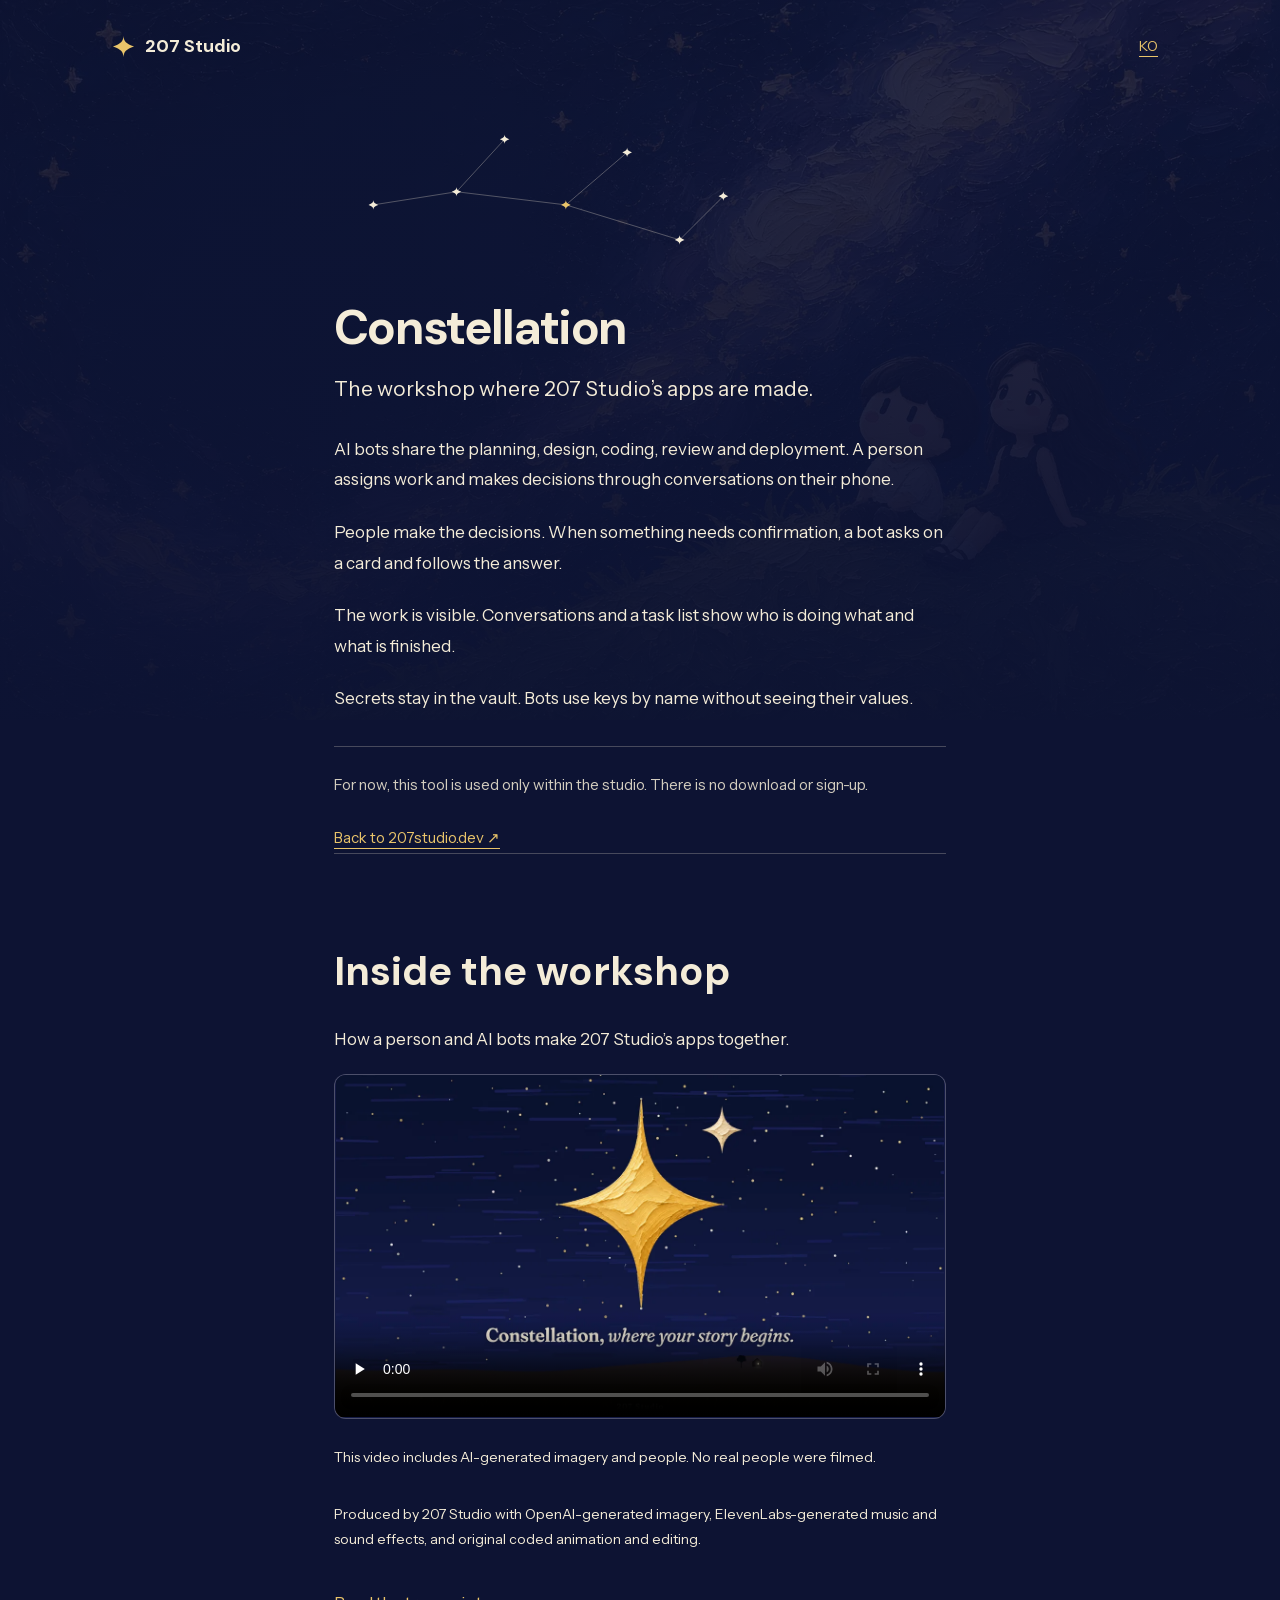
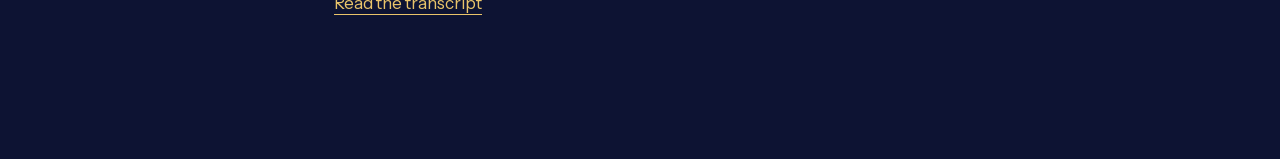
<file: index.html>
<!doctype html>
<html lang="en"><head><meta charset="utf-8"><meta name="viewport" content="width=device-width,initial-scale=1"><title>Constellation — 207 Studio</title><meta name="description" content="The workshop where 207 Studio’s apps are made."><meta name="theme-color" content="#0d1333"><link rel="canonical" href="https://constellation.207studio.dev/"><link rel="alternate" hreflang="en" href="https://constellation.207studio.dev/"><link rel="alternate" hreflang="ko" href="https://constellation.207studio.dev/ko/"><link rel="alternate" hreflang="x-default" href="https://constellation.207studio.dev/"><meta property="og:title" content="Constellation — 207 Studio"><meta property="og:description" content="The workshop where 207 Studio’s apps are made."><meta property="og:type" content="website"><meta property="og:url" content="https://constellation.207studio.dev/"><link rel="icon" href="/assets/star.svg" type="image/svg+xml"><link rel="stylesheet" href="/assets/style.css"><link rel="stylesheet" href="/assets/constellation-video.css"></head><body>
<header><span class="brand"><svg viewBox="0 0 24 24" aria-hidden="true"><path d="M12 1c.4 5.6 2.6 8 11 11-8.4 3-10.6 5.4-11 11-.4-5.6-2.6-8-11-11 8.4-3 10.6-5.4 11-11z"/></svg>207 Studio</span><a lang="ko" hreflang="ko" href="/ko/">KO</a></header>
<main><svg class="constellation" viewBox="0 0 480 180" aria-hidden="true"><path class="threads" d="M45 105 140 90 195 30M140 90 265 105 335 45M265 105 395 145 445 95"/><g transform="translate(39 99) scale(.5)"><path d="M12 1c.4 5.6 2.6 8 11 11-8.4 3-10.6 5.4-11 11-.4-5.6-2.6-8-11-11 8.4-3 10.6-5.4 11-11z"/></g><g transform="translate(134 84) scale(.5)"><path d="M12 1c.4 5.6 2.6 8 11 11-8.4 3-10.6 5.4-11 11-.4-5.6-2.6-8-11-11 8.4-3 10.6-5.4 11-11z"/></g><g transform="translate(189 24) scale(.5)"><path d="M12 1c.4 5.6 2.6 8 11 11-8.4 3-10.6 5.4-11 11-.4-5.6-2.6-8-11-11 8.4-3 10.6-5.4 11-11z"/></g><g transform="translate(259 99) scale(.5)" class="gold"><path d="M12 1c.4 5.6 2.6 8 11 11-8.4 3-10.6 5.4-11 11-.4-5.6-2.6-8-11-11 8.4-3 10.6-5.4 11-11z"/></g><g transform="translate(329 39) scale(.5)"><path d="M12 1c.4 5.6 2.6 8 11 11-8.4 3-10.6 5.4-11 11-.4-5.6-2.6-8-11-11 8.4-3 10.6-5.4 11-11z"/></g><g transform="translate(389 139) scale(.5)"><path d="M12 1c.4 5.6 2.6 8 11 11-8.4 3-10.6 5.4-11 11-.4-5.6-2.6-8-11-11 8.4-3 10.6-5.4 11-11z"/></g><g transform="translate(439 89) scale(.5)"><path d="M12 1c.4 5.6 2.6 8 11 11-8.4 3-10.6 5.4-11 11-.4-5.6-2.6-8-11-11 8.4-3 10.6-5.4 11-11z"/></g></svg><h1>Constellation</h1><p class="lead">The workshop where 207 Studio’s apps are made.</p><div class="copy"><p>AI bots share the planning, design, coding, review and deployment. A person assigns work and makes decisions through conversations on their phone.</p><p>People make the decisions. When something needs confirmation, a bot asks on a card and follows the answer.</p><p>The work is visible. Conversations and a task list show who is doing what and what is finished.</p><p>Secrets stay in the vault. Bots use keys by name without seeing their values.</p></div><p class="status">For now, this tool is used only within the studio. There is no download or sign-up.</p><a class="back" href="https://207studio.dev/">Back to 207studio.dev <span aria-hidden="true">↗</span></a><!-- constellation-video:start --><section class="constellation-video wrap" aria-labelledby="constellation-video-title"><h2 id="constellation-video-title">Inside the workshop</h2><p>How a person and AI bots make 207 Studio’s apps together.</p><video controls playsinline preload="none" width="1280" height="720" poster="/assets/constellation/poster-en.webp"><source src="/assets/constellation/constellation-v0.7.2-en-720p.mp4" type="video/mp4"><track kind="captions" src="/assets/constellation/captions-ko.vtt" srclang="ko" label="한국어"><track kind="captions" src="/assets/constellation/captions-en.vtt" srclang="en" label="English" default></video><p class="constellation-video-label">This video includes AI-generated imagery and people. No real people were filmed.</p><p class="constellation-video-label">Produced by 207 Studio with OpenAI-generated imagery, ElevenLabs-generated music and sound effects, and original coded animation and editing.</p><p class="constellation-video-links"><a href="/assets/constellation/transcript-en.txt">Read the transcript</a> </p></section><!-- constellation-video:end -->
</main></body></html>
</file>
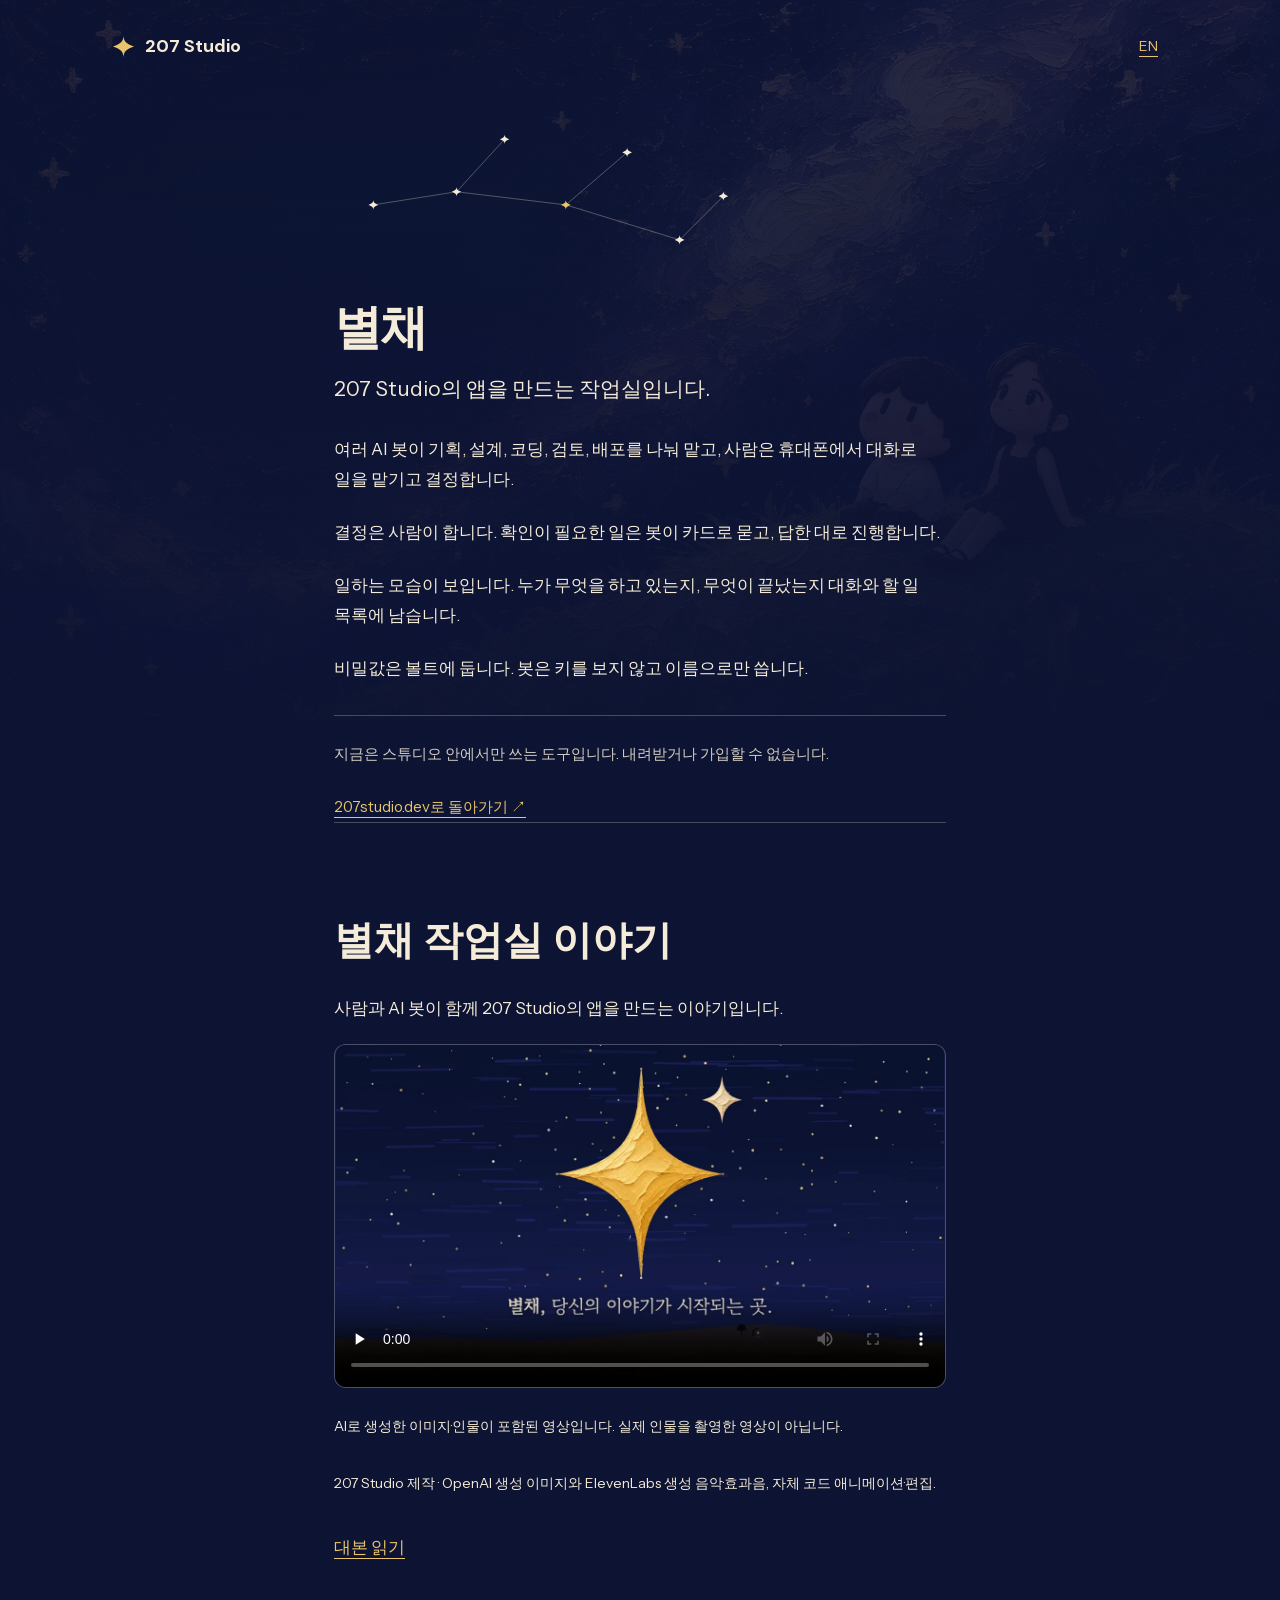
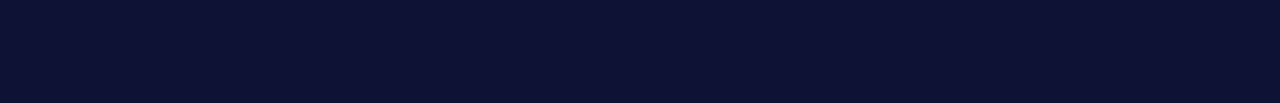
<file: ko/index.html>
<!doctype html>
<html lang="ko"><head><meta charset="utf-8"><meta name="viewport" content="width=device-width,initial-scale=1"><title>별채 — 207 Studio</title><meta name="description" content="207 Studio의 앱을 만드는 작업실입니다."><meta name="theme-color" content="#0d1333"><link rel="canonical" href="https://constellation.207studio.dev/ko/"><link rel="alternate" hreflang="en" href="https://constellation.207studio.dev/"><link rel="alternate" hreflang="ko" href="https://constellation.207studio.dev/ko/"><link rel="alternate" hreflang="x-default" href="https://constellation.207studio.dev/"><meta property="og:title" content="별채 — 207 Studio"><meta property="og:description" content="207 Studio의 앱을 만드는 작업실입니다."><meta property="og:type" content="website"><meta property="og:url" content="https://constellation.207studio.dev/ko/"><link rel="icon" href="/assets/star.svg" type="image/svg+xml"><link rel="stylesheet" href="/assets/style.css"><link rel="stylesheet" href="/assets/constellation-video.css"></head><body>
<header><span class="brand"><svg viewBox="0 0 24 24" aria-hidden="true"><path d="M12 1c.4 5.6 2.6 8 11 11-8.4 3-10.6 5.4-11 11-.4-5.6-2.6-8-11-11 8.4-3 10.6-5.4 11-11z"/></svg>207 Studio</span><a lang="en" hreflang="en" href="/">EN</a></header>
<main><svg class="constellation" viewBox="0 0 480 180" aria-hidden="true"><path class="threads" d="M45 105 140 90 195 30M140 90 265 105 335 45M265 105 395 145 445 95"/><g transform="translate(39 99) scale(.5)"><path d="M12 1c.4 5.6 2.6 8 11 11-8.4 3-10.6 5.4-11 11-.4-5.6-2.6-8-11-11 8.4-3 10.6-5.4 11-11z"/></g><g transform="translate(134 84) scale(.5)"><path d="M12 1c.4 5.6 2.6 8 11 11-8.4 3-10.6 5.4-11 11-.4-5.6-2.6-8-11-11 8.4-3 10.6-5.4 11-11z"/></g><g transform="translate(189 24) scale(.5)"><path d="M12 1c.4 5.6 2.6 8 11 11-8.4 3-10.6 5.4-11 11-.4-5.6-2.6-8-11-11 8.4-3 10.6-5.4 11-11z"/></g><g transform="translate(259 99) scale(.5)" class="gold"><path d="M12 1c.4 5.6 2.6 8 11 11-8.4 3-10.6 5.4-11 11-.4-5.6-2.6-8-11-11 8.4-3 10.6-5.4 11-11z"/></g><g transform="translate(329 39) scale(.5)"><path d="M12 1c.4 5.6 2.6 8 11 11-8.4 3-10.6 5.4-11 11-.4-5.6-2.6-8-11-11 8.4-3 10.6-5.4 11-11z"/></g><g transform="translate(389 139) scale(.5)"><path d="M12 1c.4 5.6 2.6 8 11 11-8.4 3-10.6 5.4-11 11-.4-5.6-2.6-8-11-11 8.4-3 10.6-5.4 11-11z"/></g><g transform="translate(439 89) scale(.5)"><path d="M12 1c.4 5.6 2.6 8 11 11-8.4 3-10.6 5.4-11 11-.4-5.6-2.6-8-11-11 8.4-3 10.6-5.4 11-11z"/></g></svg><h1>별채</h1><p class="lead">207 Studio의 앱을 만드는 작업실입니다.</p><div class="copy"><p>여러 AI 봇이 기획, 설계, 코딩, 검토, 배포를 나눠 맡고, 사람은 휴대폰에서 대화로 일을 맡기고 결정합니다.</p><p>결정은 사람이 합니다. 확인이 필요한 일은 봇이 카드로 묻고, 답한 대로 진행합니다.</p><p>일하는 모습이 보입니다. 누가 무엇을 하고 있는지, 무엇이 끝났는지 대화와 할 일 목록에 남습니다.</p><p>비밀값은 볼트에 둡니다. 봇은 키를 보지 않고 이름으로만 씁니다.</p></div><p class="status">지금은 스튜디오 안에서만 쓰는 도구입니다. 내려받거나 가입할 수 없습니다.</p><a class="back" href="https://207studio.dev/ko/">207studio.dev로 돌아가기 <span aria-hidden="true">↗</span></a><!-- constellation-video:start --><section class="constellation-video wrap" aria-labelledby="constellation-video-title"><h2 id="constellation-video-title">별채 작업실 이야기</h2><p>사람과 AI 봇이 함께 207 Studio의 앱을 만드는 이야기입니다.</p><video controls playsinline preload="none" width="1280" height="720" poster="/assets/constellation/poster-ko.webp"><source src="/assets/constellation/constellation-v0.7.2-ko-720p.mp4" type="video/mp4"><track kind="captions" src="/assets/constellation/captions-ko.vtt" srclang="ko" label="한국어" default><track kind="captions" src="/assets/constellation/captions-en.vtt" srclang="en" label="English"></video><p class="constellation-video-label">AI로 생성한 이미지·인물이 포함된 영상입니다. 실제 인물을 촬영한 영상이 아닙니다.</p><p class="constellation-video-label">207 Studio 제작 · OpenAI 생성 이미지와 ElevenLabs 생성 음악·효과음, 자체 코드 애니메이션·편집.</p><p class="constellation-video-links"><a href="/assets/constellation/transcript-ko.txt">대본 읽기</a> </p></section><!-- constellation-video:end -->
</main></body></html>
</file>
<file: assets/style.css>
@font-face{font-family:'DM Sans';src:url('fonts/dm-sans-700-latin.woff2') format('woff2');font-weight:700;font-display:swap}
@font-face{font-family:'Instrument Sans';src:url('fonts/instrument-sans-latin.woff2') format('woff2');font-weight:400 700;font-display:swap}
*{box-sizing:border-box}html{color-scheme:dark;background:#0d1333}body{margin:0;color:#f4ecd8;font-family:'Instrument Sans','Apple SD Gothic Neo','Malgun Gothic',sans-serif;font-size:17px;line-height:1.8;background:linear-gradient(#0d1333dd,#0d1333f5 600px),url('sky.webp') center top/1280px auto no-repeat;min-height:100vh}header{max-width:1120px;margin:auto;padding:28px 32px;display:flex;align-items:center;justify-content:space-between}.brand{display:flex;align-items:center;gap:10px;font-family:'DM Sans',sans-serif;font-weight:700;font-size:18px}.brand svg{width:23px;height:23px;fill:#e9c46a}a{color:#e9c46a;text-underline-offset:5px;text-decoration-thickness:1px}header a{padding:6px 10px;font-size:14px}a:hover{text-decoration-thickness:2px}a:focus-visible{outline:2px solid #e9c46a;outline-offset:5px;border-radius:2px}main{max-width:660px;margin:20px auto 0;padding:0 24px 72px}.constellation{display:block;width:min(100%,420px);height:auto;margin:0 0 28px;fill:#f4ecd8}.threads{fill:none;stroke:#f4ecd8;stroke-opacity:.35;stroke-width:1}.gold{fill:#e9c46a}h1{font-family:'DM Sans','Apple SD Gothic Neo','Malgun Gothic',sans-serif;font-size:clamp(36px,6vw,48px);line-height:1.2;letter-spacing:-.035em;margin:0 0 16px}.lead{font-size:21px;line-height:1.6;margin:0 0 28px}.copy p{margin:0 0 22px}.status{border-top:1px solid #f4ecd840;margin:32px 0 24px;padding-top:24px;font-size:15px;color:#d3cdbf}.back{font-size:15px}html[lang=ko] main{word-break:keep-all;overflow-wrap:break-word}@media(max-width:480px){header{padding:20px 24px}main{margin-top:12px}.constellation{margin-bottom:24px}.lead{font-size:20px}}
</file>
<file: assets/constellation-video.css>
.constellation-video{padding-block:48px;border-top:1px solid var(--line,rgba(244,236,216,.25))}.constellation-video h2{font-family:var(--font-display,"DM Sans","Apple SD Gothic Neo",sans-serif);font-size:clamp(28px,4vw,40px);margin-bottom:12px}.constellation-video p{max-width:720px;margin-bottom:20px}.constellation-video video,.constellation-video-placeholder{display:block;width:100%;max-width:720px;height:auto;aspect-ratio:16/9;background:var(--night-2,#141a45);border:1px solid var(--line,rgba(244,236,216,.25));border-radius:12px}.constellation-video-placeholder{display:grid;place-items:center;color:var(--ink,#f4ecd8);padding:24px;text-align:center}.constellation-video-links{display:flex;flex-wrap:wrap;gap:20px;padding-top:16px}.constellation-video a:focus-visible{outline:2px solid var(--gold,#e9c46a);outline-offset:4px}
.constellation-video-label{font-size:14px;color:var(--ink,#f4ecd8);padding-top:12px}.constellation-video-preview{color:var(--gold,#e9c46a);font-size:14px}html[lang=ko] .constellation-video{word-break:keep-all;overflow-wrap:break-word}
</file>
